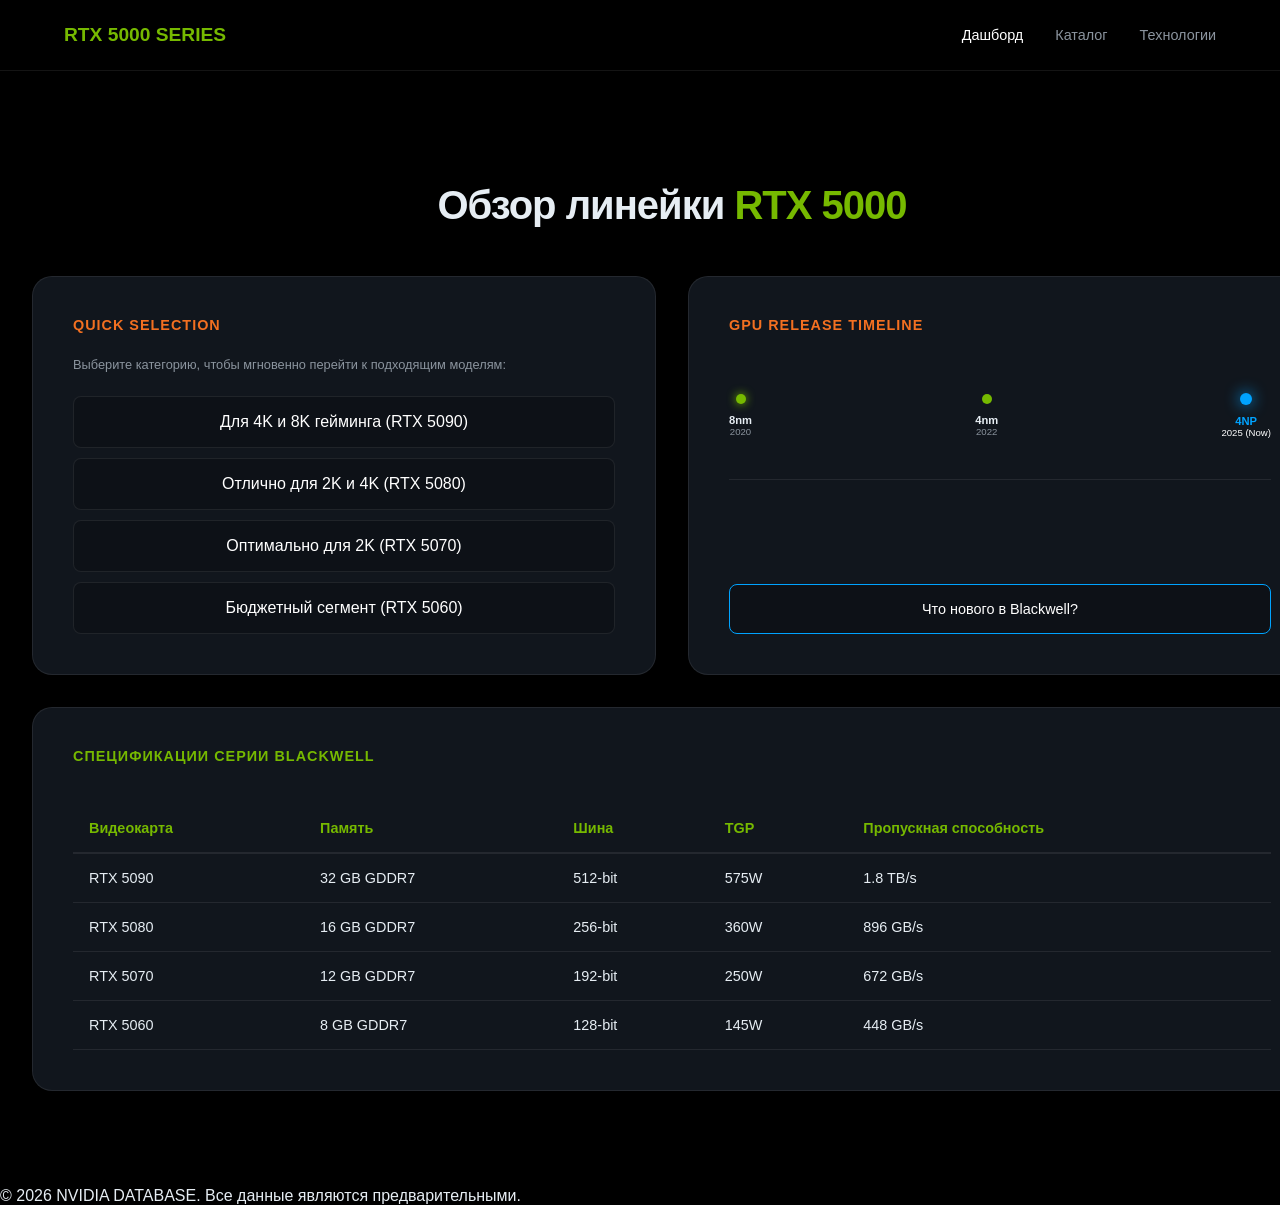
<file: index.html>
<!DOCTYPE html>
<html lang="ru">
<head>
    <meta charset="UTF-8">
    <meta name="viewport" content="width=device-width, initial-scale=1.0">
    <title>NVIDIA DATABASE | Дашборд</title>
    <link rel="stylesheet" href="style.css">
    <style>
        /* Фиксы для стабильности сетки */
        .container { 
            display: block !important; 
            width: 100%; 
        }

        header {
            padding: 1.5rem 5%;
            border-bottom: 1px solid var(--border);
            display: flex;
            justify-content: space-between;
            align-items: center;
            background: var(--bg-dark);
        }
        header .logo { color: var(--nv-green); font-weight: bold; text-decoration: none; font-size: 1.2rem; }
        header nav { display: flex; gap: 2rem; }
        header nav a { text-decoration: none; color: #8b949e; font-size: 0.9rem; transition: 0.3s; }
        header nav a:hover { color: white; }

        .dashboard-panel {
            background: var(--bg-panel);
            border: 1px solid var(--border);
            border-radius: 20px;
            padding: 2.5rem;
            margin-bottom: 2rem;
        }

        .panel-title {
            color: #f37021; 
            font-size: 0.9rem;
            font-weight: bold;
            margin-bottom: 1.5rem;
            text-transform: uppercase;
            letter-spacing: 1px;
        }

        /* Сетка для блоков Quick Selection и Timeline */
        .top-grid {
            display: grid; 
            grid-template-columns: 1fr 1fr; 
            gap: 2rem; 
            margin-bottom: 2rem;
        }

        .nav-button {
            text-decoration: none; 
            display: block; 
            text-align: center; 
            background: #0d1117; 
            padding: 1rem; 
            border-radius: 8px; 
            color: #fff; 
            border: 1px solid var(--border);
            transition: 0.3s;
        }
        .nav-button:hover {
            border-color: var(--nv-green);
            background: #161b22;
        }

        /* Стили таблицы */
        .compare-table {
            width: 100%;
            border-collapse: collapse;
            margin-top: 1rem;
            font-size: 0.9rem;
        }
        .compare-table th {
            text-align: left;
            padding: 1rem;
            border-bottom: 2px solid var(--border);
            color: var(--nv-green);
        }
        .compare-table td {
            padding: 1rem;
            border-bottom: 1px solid var(--border);
        }

        @media (max-width: 900px) {
            .top-grid { grid-template-columns: 1fr; }
        }
    </style>
</head>
<body>

    <header>
        <a href="index.html" class="logo">RTX 5000 SERIES</a>
        <nav>
            <a href="index.html" style="color: white;">Дашборд</a>
            <a href="catalog.html">Каталог</a>
            <a href="tech.html">Технологии</a>
        </nav>
    </header>

    <main class="container">
        <h2 style="text-align: center; margin: 3rem 0;">Обзор линейки <span style="color: var(--nv-green)">RTX 5000</span></h2>

        <!-- Сетка верхних панелей (как на фото 9fb875) -->
        <div class="top-grid">
            
            <!-- Левая панель: Quick Selection -->
            <div class="dashboard-panel" style="margin-bottom: 0;">
                <div class="panel-title">Quick Selection</div>
                <p style="font-size: 0.8rem; color: #8b949e; margin-bottom: 1.5rem;">Выберите категорию, чтобы мгновенно перейти к подходящим моделям:</p>
                <div style="display: flex; flex-direction: column; gap: 10px;">
                    <a href="catalog.html" class="nav-button">Для 4K и 8K гейминга (RTX 5090)</a>
                    <a href="catalog.html" class="nav-button">Отлично для 2K и 4K (RTX 5080)</a>
                    <a href="catalog.html" class="nav-button">Оптимально для 2K (RTX 5070)</a>
                    <a href="catalog.html" class="nav-button">Бюджетный сегмент (RTX 5060)</a>
                </div>
            </div>

            <!-- Правая панель: Информативный Timeline -->
            <div class="dashboard-panel" style="margin-bottom: 0; display: flex; flex-direction: column;">
                <div class="panel-title">GPU Release Timeline</div>
                
                <div style="flex-grow: 1; position: relative; margin-top: 1rem; padding: 20px 0;">
                    <div style="position: absolute; left: 0; right: 0; top: 50%; height: 1px; background: var(--border);"></div>
                    
                    <div style="display: flex; justify-content: space-between; position: relative; z-index: 2; align-items: center;">
                        <!-- 2020 -->
                        <div style="text-align: center;">
                            <div style="width: 10px; height: 10px; background: #76b900; border-radius: 50%; margin: 0 auto 10px; box-shadow: 0 0 10px #76b900;"></div>
                            <div style="font-size: 0.7rem; font-weight: bold;">8nm</div>
                            <div style="font-size: 0.6rem; color: #8b949e;">2020</div>
                        </div>

                        <!-- 2022 -->
                        <div style="text-align: center;">
                            <div style="width: 10px; height: 10px; background: #76b900; border-radius: 50%; margin: 0 auto 10px;"></div>
                            <div style="font-size: 0.7rem; font-weight: bold;">4nm</div>
                            <div style="font-size: 0.6rem; color: #8b949e;">2022</div>
                        </div>

                        <!-- 2025 (Blackwell) -->
                        <div style="text-align: center;">
                            <div style="width: 12px; height: 12px; background: var(--nv-blue); border-radius: 50%; margin: 0 auto 10px; box-shadow: 0 0 15px var(--nv-blue);"></div>
                            <div style="font-size: 0.7rem; font-weight: bold; color: var(--nv-blue);">4NP</div>
                            <div style="font-size: 0.6rem; color: #fff;">2025 (Now)</div>
                        </div>
                    </div>
                </div>

                <a href="tech.html" class="nav-button" style="margin-top: auto; border-color: var(--nv-blue); font-size: 0.9rem;">
                    Что нового в Blackwell?
                </a>
            </div>
        </div>

        <!-- Секция детального сравнения -->
        <section class="dashboard-panel">
            <div class="panel-title" style="color: var(--nv-green);">Спецификации серии Blackwell</div>
            <div style="overflow-x: auto;">
                <table class="compare-table">
                    <thead>
                        <tr>
                            <th>Видеокарта</th>
                            <th>Память</th>
                            <th>Шина</th>
                            <th>TGP</th>
                            <th>Пропускная способность</th>
                        </tr>
                    </thead>
                    <tbody>
                        <tr>
                            <td>RTX 5090</td>
                            <td>32 GB GDDR7</td>
                            <td>512-bit</td>
                            <td>575W</td>
                            <td>1.8 TB/s</td>
                        </tr>
                        <tr>
                            <td>RTX 5080</td>
                            <td>16 GB GDDR7</td>
                            <td>256-bit</td>
                            <td>360W</td>
                            <td>896 GB/s</td>
                        </tr>
                        <tr>
                            <td>RTX 5070</td>
                            <td>12 GB GDDR7</td>
                            <td>192-bit</td>
                            <td>250W</td>
                            <td>672 GB/s</td>
                            </tr>
                        <tr>
                            <td>RTX 5060</td>
                            <td>8 GB GDDR7</td>
                            <td>128-bit</td>
                            <td>145W</td>
                            <td>448 GB/s</td>
                        </tr>
                    </tbody>
                </table>
            </div>
        </section>
    </main>

    <footer>
        &copy; 2026 NVIDIA DATABASE. Все данные являются предварительными.
    </footer>

</body>
</html>
</file>
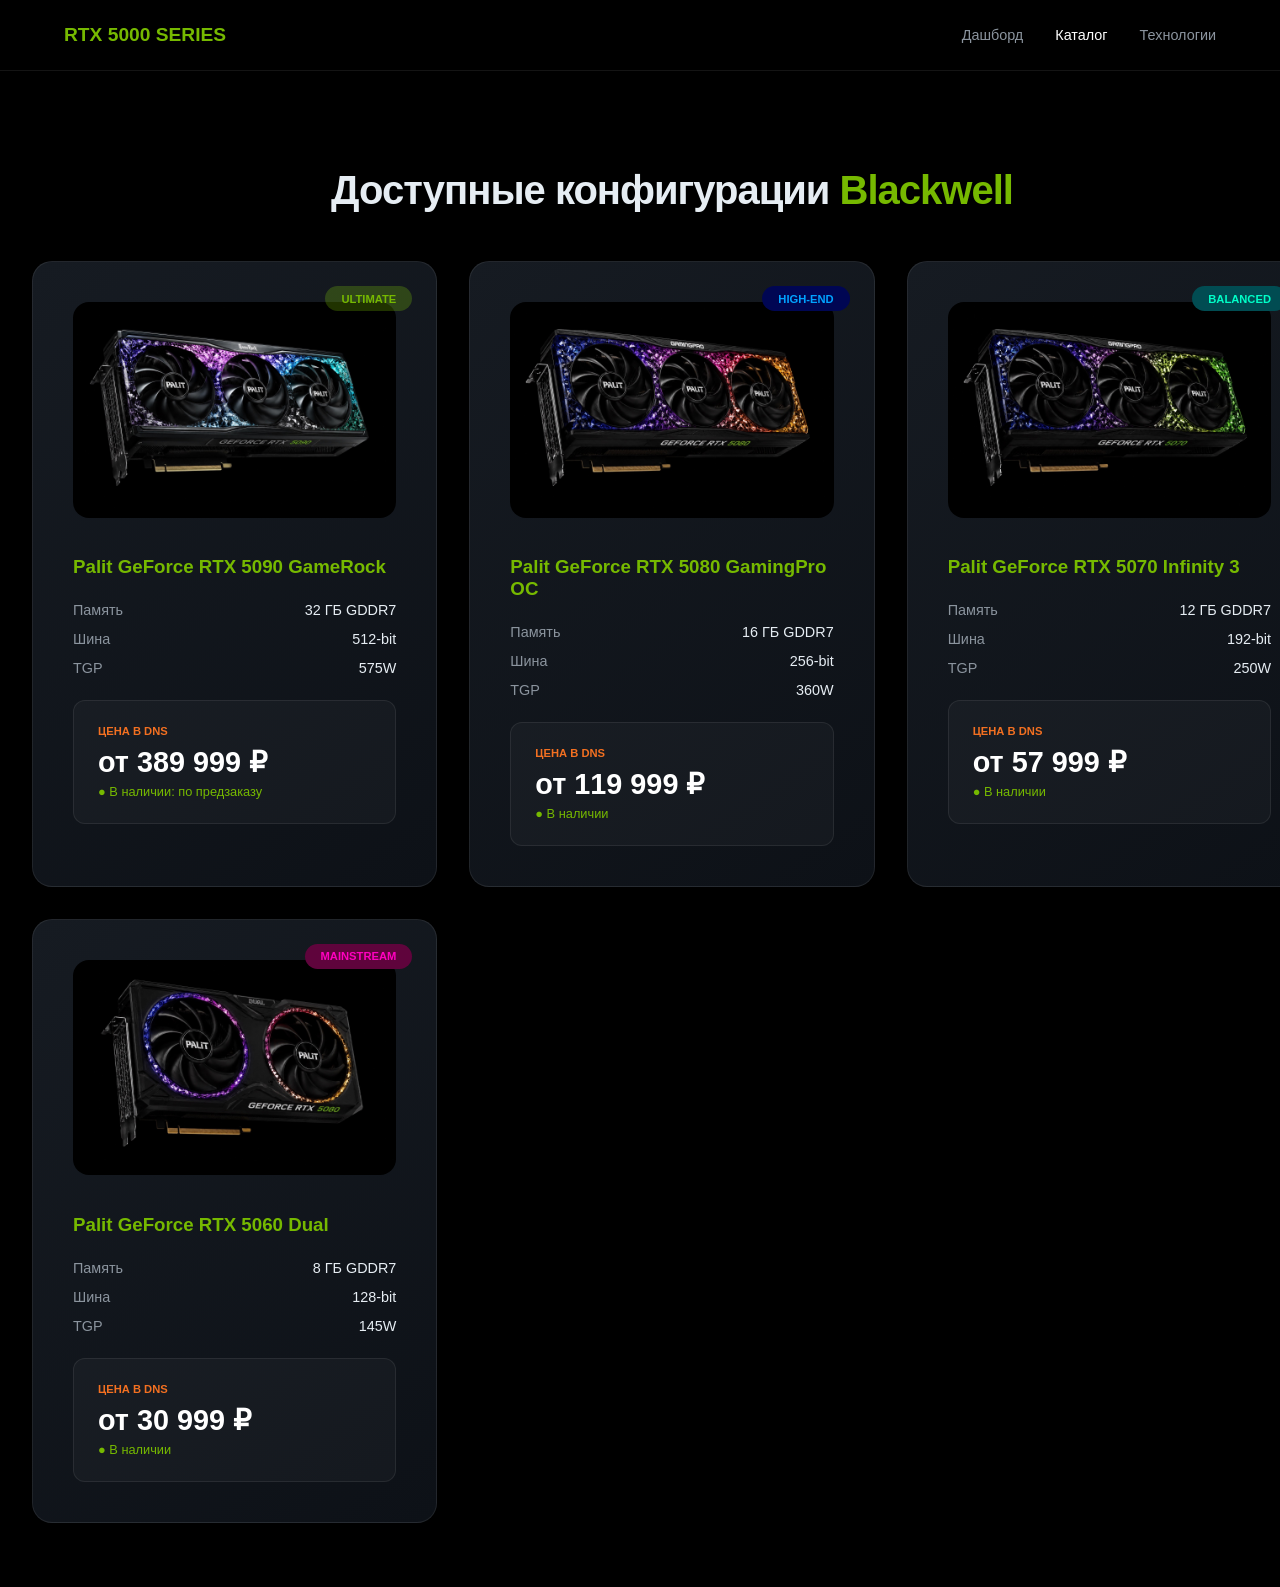
<file: catalog.html>
<!DOCTYPE html>
<html lang="ru">
<head>
    <meta charset="UTF-8">
    <meta name="viewport" content="width=device-width, initial-scale=1.0">
    <title>RTX 50 SERIES | Каталог</title>
    <link rel="stylesheet" href="style.css">
    <style>
        /* Фиксы для стабильности верстки */
        .container { display: block !important; width: 100%; }
        
        header {
            padding: 1.5rem 5%;
            border-bottom: 1px solid var(--border);
            display: flex;
            justify-content: space-between;
            align-items: center;
            background: var(--bg-dark);
        }
        header .logo { color: var(--nv-green); font-weight: bold; text-decoration: none; font-size: 1.2rem; }
        header nav { display: flex; gap: 2rem; }
        header nav a { text-decoration: none; color: #8b949e; font-size: 0.9rem; }
        header nav a:hover { color: white; }

        .spec-item { display: flex; justify-content: space-between; margin-bottom: 0.8rem; font-size: 0.9rem; }
        .spec-label { color: #8b949e; }
        
        .dns-price-block {
            background: rgba(255, 255, 255, 0.03);
            border: 1px solid var(--border);
            padding: 1.5rem;
            border-radius: 12px;
            margin-top: 1.5rem;
        }
        .dns-label { font-size: 0.7rem; color: #f37021; font-weight: bold; text-transform: uppercase; margin-bottom: 0.5rem; }
        .price-value { font-size: 1.8rem; font-weight: bold; color: #fff; margin-bottom: 0.3rem; }
        .status { font-size: 0.8rem; display: flex; align-items: center; gap: 6px; }
    </style>
</head>
<body>

    <header>
        <a href="index.html" class="logo">RTX 5000 SERIES</a>
        <nav>
            <a href="index.html">Дашборд</a>
            <a href="catalog.html" style="color: white;">Каталог</a>
            <a href="tech.html">Технологии</a>
        </nav>
    </header>

    <div class="container">
        <h2>Доступные конфигурации <span style="color:var(--nv-green)">Blackwell</span></h2>
        
        <div class="gpu-grid">
            <!-- RTX 5090 -->
            <div class="gpu-card">
                <img src="img/5090п.jpg" alt="RTX 5090" style="width: 100%; border-radius: 16px; margin-bottom: 1rem;">
                <div class="tag" style="background: rgba(162, 255, 0, 0.2); color: var(--nv-green);">Ultimate</div>
                <h3 style="color: #76B900;">Palit GeForce RTX 5090 GameRock</h3>
                <div style="margin: 1.5rem 0;">
                    <div class="spec-item"><span class="spec-label">Память</span><span>32 ГБ GDDR7</span></div>
                    <div class="spec-item"><span class="spec-label">Шина</span><span>512-bit</span></div>
                    <div class="spec-item"><span class="spec-label">TGP</span><span>575W</span></div>
                </div>
                <div class="dns-price-block">
                    <a href="https://www.dns-shop.ru/product/dab5d7dedf90d582/videokarta-palit-geforce-rtx-5090-gamerock-ne75090019r5-gb2020g/" target="_blank" style="text-decoration: none; color: inherit;">   
                    <div class="dns-label">Цена в DNS</div>
                    <div class="price-value">от 389 999 ₽</div>
                    <div class="status" style="color: var(--nv-green);">● В наличии: по предзаказу</div>
                    </a>
                </div>
            </div>

            <!-- RTX 5080 -->
            <div class="gpu-card">
                <img src="img/5080.jpg" alt="RTX 5080" style="width: 100%; border-radius: 16px; margin-bottom: 1rem;">
                <div class="tag" style="background: rgb(0, 6, 83); color: var(--nv-blue);">High-End</div>
                <h3 style="color: #76B900;">Palit GeForce RTX 5080 GamingPro OC</h3>
                <div style="margin: 1.5rem 0;">
                    <div class="spec-item"><span class="spec-label">Память</span><span>16 ГБ GDDR7</span></div>
                    <div class="spec-item"><span class="spec-label">Шина</span><span>256-bit</span></div>
                    <div class="spec-item"><span class="spec-label">TGP</span><span>360W</span></div>
                </div>
                <div class="dns-price-block">
                    <a href="https://www.dns-shop.ru/product/ffeedbf2d499d9cb/videokarta-palit-geforce-rtx-5080-gamingpro-oc-ne75080s19t2-gb2031a/" target="_blank" style="text-decoration: none; color: inherit;">
                    <div class="dns-label">Цена в DNS</div>
                    <div class="price-value">от 119 999 ₽</div>
                    <div class="status" style="color: var(--nv-green);">● В наличии</div>
                    </a>
                </div>
            </div>

            <!-- RTX 5070 -->
            <div class="gpu-card">
                <img src="img/5070.jpg" alt="RTX 5070" style="width: 100%; border-radius: 16px; margin-bottom: 1rem;">
                <div class="tag" style="background: rgb(1, 76, 82); color: #00ffc8;">Balanced</div>
                <h3 style="color: #76B900;">Palit GeForce RTX 5070 Infinity 3</h3>
                <div style="margin: 1.5rem 0;">
                    <div class="spec-item"><span class="spec-label">Память</span><span>12 ГБ GDDR7</span></div>
                    <div class="spec-item"><span class="spec-label">Шина</span><span>192-bit</span></div>
                    <div class="spec-item"><span class="spec-label">TGP</span><span>250W</span></div>
                </div>
                <div class="dns-price-block">
                    <a href="https://www.dns-shop.ru/product/b58aaa7e00a9d582/videokarta-palit-geforce-rtx-5070-infinity-3-ne75070019k9-gb2050s/" target="_blank" style="text-decoration: none; color: inherit;">
                    <div class="dns-label">Цена в DNS</div>
                    <div class="price-value">от 57 999 ₽</div>
                    <div class="status" style="color: var(--nv-green);">● В наличии</div>
                    </a>
                </div>
            </div>

            <!-- RTX 5060 -->
            <div class="gpu-card">
                <img src="img/5060.jpg" alt="RTX 5060" style="width: 100%; border-radius: 16px; margin-bottom: 1rem;">
                <div class="tag" style="background: rgb(95, 4, 60); color: #ff00bf;">Mainstream</div>
                <h3 style="color: #76B900;">Palit GeForce RTX 5060 Dual</h3>
                <div style="margin: 1.5rem 0;">
                    <div class="spec-item"><span class="spec-label">Память</span><span>8 ГБ GDDR7</span></div>
                    <div class="spec-item"><span class="spec-label">Шина</span><span>128-bit</span></div>
                    <div class="spec-item"><span class="spec-label">TGP</span><span>145W</span></div>
                </div>
                <div class="dns-price-block">
                    <a href="https://www.dns-shop.ru/product/701949711f27d9cb/videokarta-palit-geforce-rtx-5060-dual-ne75060019p1-gb2063d/" target="_blank" style="text-decoration: none; color: inherit;">
                    <div class="dns-label">Цена в DNS</div>
                    <div class="price-value">от 30 999 ₽</div>
                    </a>
                    <div class="status" style="color: var(--nv-green);">● В наличии</div>
                </div>
            </div>
        </div>
    </div>

</body>
</html>
</file>
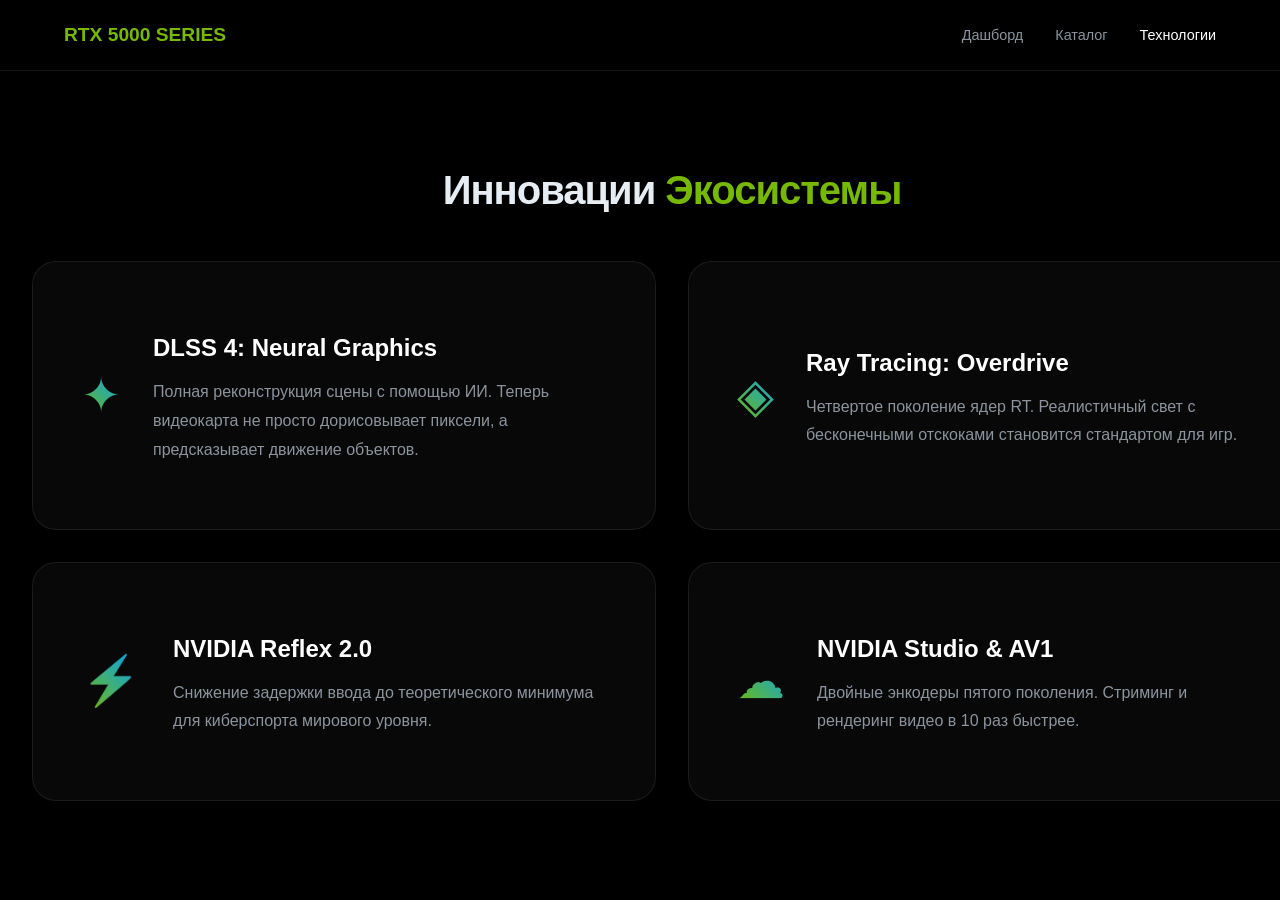
<file: tech.html>
<!DOCTYPE html>
<html lang="ru">
<head>
    <meta charset="UTF-8">
    <link rel="stylesheet" href="style.css">
    <title>Технологии RTX 50</title>
    <style>
        .container { display: block !important; width: 100%; }
        header {
            padding: 1.5rem 5%;
            border-bottom: 1px solid var(--border);
            display: flex;
            justify-content: space-between;
            align-items: center;
            background: var(--bg-dark);
        }
        header a { text-decoration: none; color: #8b949e; font-size: 0.9rem; }
        header .logo { color: var(--nv-green); font-weight: bold; font-size: 1.2rem; }
        header nav { display: flex; gap: 2rem; }
        header nav a:hover { color: white; }
    </style>
</head>
<body>
    <header>
        <a href="index.html" class="logo">RTX 5000 SERIES</a>
        <nav>
            <a href="index.html">Дашборд</a>
            <a href="catalog.html">Каталог</a>
            <a href="tech.html" style="color: white;">Технологии</a>
        </nav>
    </header>

    <div class="container">
        <h2>Инновации <span style="color:var(--nv-green)">Экосистемы</span></h2>
        
        <div class="tech-grid">
            <div class="tech-card">
                <div class="tech-icon">✦</div>
                <div class="tech-info">
                    <h3>DLSS 4: Neural Graphics</h3>
                    <p>Полная реконструкция сцены с помощью ИИ. Теперь видеокарта не просто дорисовывает пиксели, а предсказывает движение объектов.</p>
                </div>
            </div>

            <div class="tech-card">
                <div class="tech-icon">◈</div>
                <div class="tech-info">
                    <h3>Ray Tracing: Overdrive</h3>
                    <p>Четвертое поколение ядер RT. Реалистичный свет с бесконечными отскоками становится стандартом для игр.</p>
                </div>
            </div>

            <div class="tech-card">
                <div class="tech-icon">⚡</div>
                <div class="tech-info">
                    <h3>NVIDIA Reflex 2.0</h3>
                    <p>Снижение задержки ввода до теоретического минимума для киберспорта мирового уровня.</p>
                </div>
            </div>

            <div class="tech-card">
                <div class="tech-icon">☁</div>
                <div class="tech-info">
                    <h3>NVIDIA Studio & AV1</h3>
                    <p>Двойные энкодеры пятого поколения. Стриминг и рендеринг видео в 10 раз быстрее.</p>
                </div>
            </div>
        </div>
    </div>
</body>
</html>
</file>
<file: style.css>
:root {
    --bg-dark: #000000;
    --bg-panel: #11161d;
    --nv-green: #76b900;
    --nv-blue: #00a3ff;
    --border: rgba(255, 255, 255, 0.08);
}

body {
    font-family: 'Inter', sans-serif;
    background-color: var(--bg-dark);
    color: #e6edf3;
    margin: 0;
    display: flex;
    flex-direction: column;
    min-height: 100vh;
}

/* Центрирование контейнера и растягивание */
.container {
    max-width: 1400px; /* Увеличил ширину */
    margin: 0 auto;
    padding: 4rem 2rem;
    flex-grow: 1;
    display: flex;
    flex-direction: column;
    justify-content: center; /* Центрирует по вертикали, если мало контента */
}

/* Красивый заголовок */
h2 {
    text-align: center;
    font-size: 2.5rem;
    margin-bottom: 3rem;
    letter-spacing: -1px;
}

/* Сетка каталога: тянется, чтобы заполнить место */
.gpu-grid {
    display: grid;
    grid-template-columns: repeat(auto-fit, minmax(320px, 1fr));
    gap: 2rem;
    width: 100%;
}

.gpu-card {
    background: linear-gradient(145deg, #161b22, #0d1117);
    border: 1px solid var(--border);
    border-radius: 20px;
    padding: 2.5rem;
    transition: all 0.4s cubic-bezier(0.175, 0.885, 0.32, 1.275);
    position: relative;
    overflow: hidden;
}

.gpu-card:hover {
    border-color: var(--nv-green);
    transform: scale(1.02);
    box-shadow: 0 20px 40px rgba(0,0,0,0.4), 0 0 20px rgba(118, 185, 0, 0.1);
}

/* Стили для страницы технологий */
.tech-grid {
    display: grid;
    grid-template-columns: repeat(2, 1fr); /* 2 колонки для плотности */
    gap: 2rem;
}

.tech-card {
    background: rgba(255, 255, 255, 0.03);
    backdrop-filter: blur(10px);
    border: 1px solid var(--border);
    padding: 3rem;
    border-radius: 24px;
    display: flex;
    gap: 2rem;
    align-items: center;
}

.tech-icon {
    font-size: 3rem;
    background: linear-gradient(45deg, var(--nv-green), var(--nv-blue));
    -webkit-background-clip: text;
    -webkit-text-fill-color: transparent;
    flex-shrink: 0;
}

.tech-info h3 { margin-bottom: 1rem; font-size: 1.5rem; color: #fff; }
.tech-info p { color: #8b949e; line-height: 1.8; }

/* Кнопки и теги */
.tag {
    position: absolute;
    top: 1.5rem;
    right: 1.5rem;
    padding: 0.4rem 1rem;
    border-radius: 50px;
    font-size: 0.7rem;
    font-weight: bold;
    text-transform: uppercase;
}
</file>
